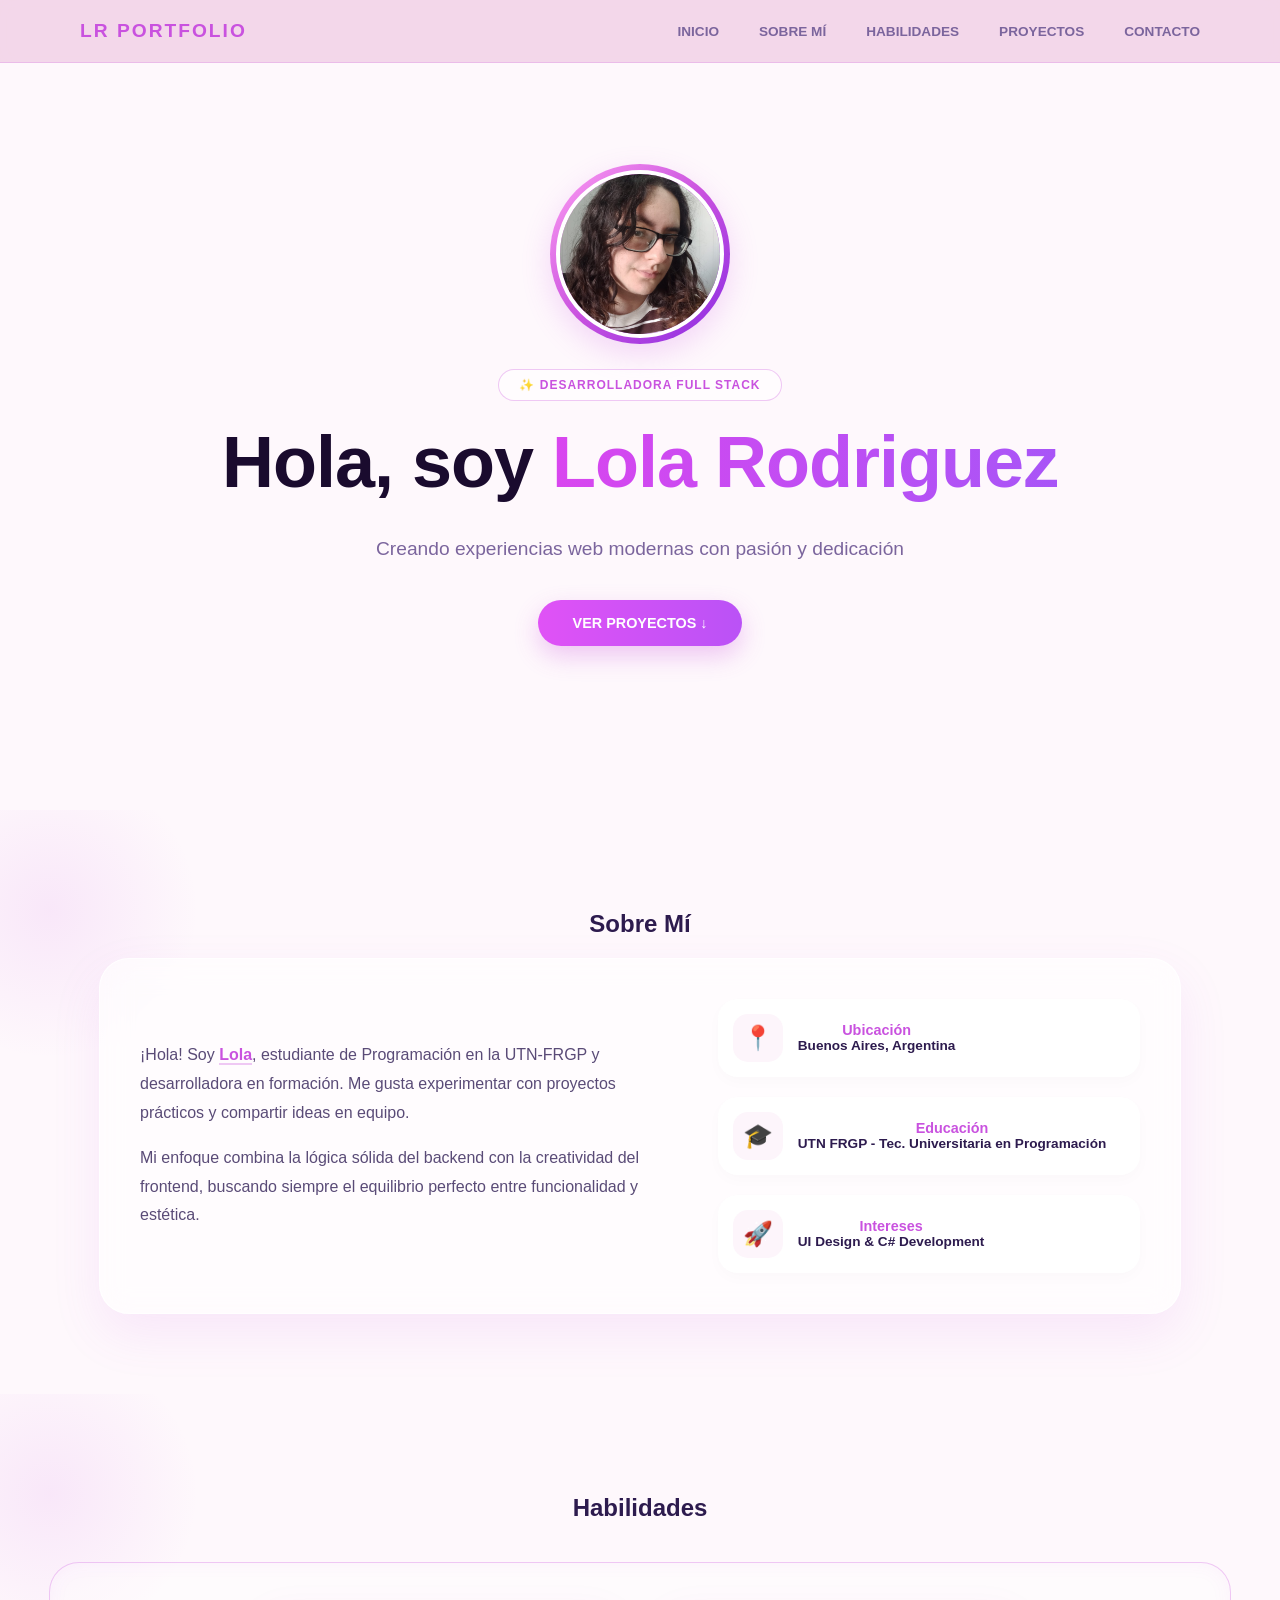
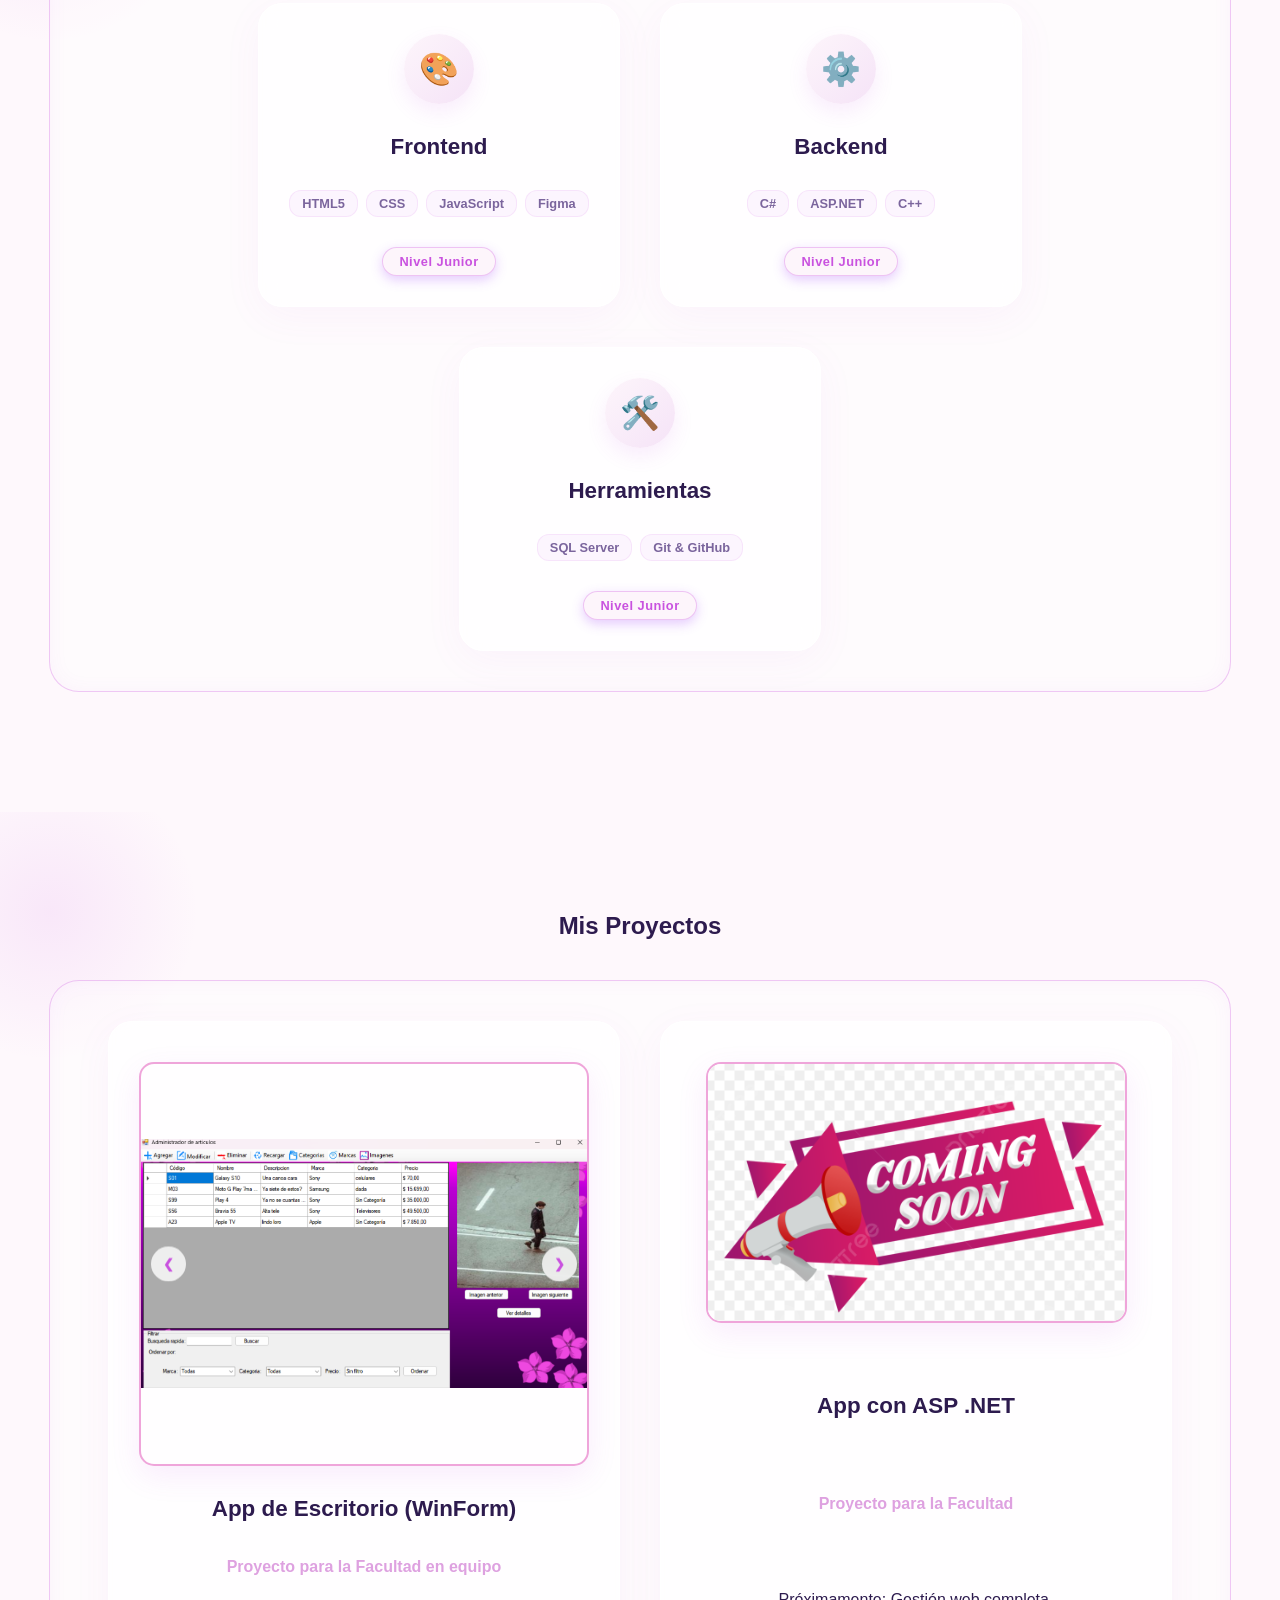
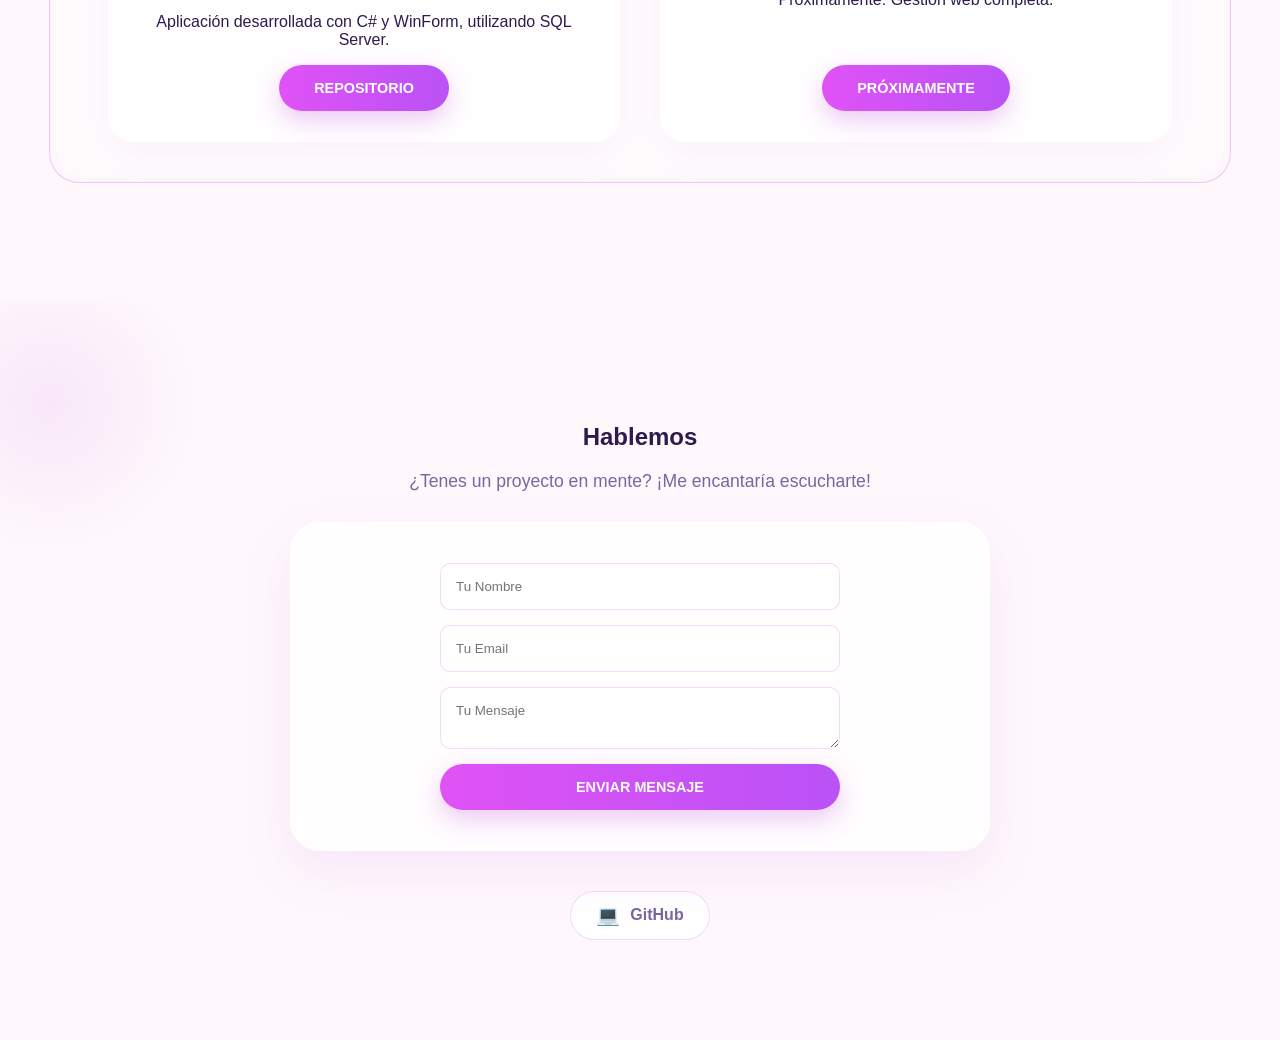
<file: index.html>
<!DOCTYPE html>
<html lang="es">
<head>
    <meta charset="UTF-8">
    <title>Portfolio | Lola Rodriguez</title>
    <link rel="stylesheet" href="style.css">
    <link rel="stylesheet" href="img.css">
    <script src="script.js"></script>
</head>
<body>
    <header>
        <div class="logo">LR PORTFOLIO</div>
        <nav>
            <ul>
                <li><a href="#inicio">INICIO</a></li>
                <li><a href="#sobre-mi">SOBRE MÍ</a></li>
                <li><a href="#habilidades">HABILIDADES</a></li>
                <li><a href="#proyectos">PROYECTOS</a></li>
                <li><a href="#contacto">CONTACTO</a></li>
            </ul>
        </nav>
    </header>

    <section id="inicio" class="hero">
        <div class="perfil-wrapper">
            <img src="./img/imgPortfolio.jpeg" alt="Lola" class="foto-perfil">
        </div>
        <div class="badge-rol">✨ DESARROLLADORA FULL STACK</div>
        
        <h1>Hola, soy <span class="texto-degradado">Lola Rodriguez</span></h1>
        <p class="subtitulo">Creando experiencias web modernas con pasión y dedicación</p>
        
        <a href="#proyectos" class="btn-principal">VER PROYECTOS ↓</a>
    
    </section>

    <section id="sobre-mi" class="seccion-clara">
    <h2>Sobre Mí</h2>
    <div class="contenido-sobremi-container">
        <div class="sobremi-texto">
            <p>¡Hola! Soy <span class="resaltado">Lola</span>, estudiante de Programación en la UTN-FRGP y desarrolladora en formación. Me gusta experimentar con proyectos prácticos y
    compartir ideas en equipo.</p>
            <p>Mi enfoque combina la lógica sólida del backend con la creatividad del frontend, buscando siempre el equilibrio perfecto entre funcionalidad y estética.</p>
        </div>

        <div class="sobremi-info-extra">
            <div class="dato-item">
                <span class="icono">📍</span>
                <div>
                    <strong>Ubicación</strong>
                    <p>Buenos Aires, Argentina</p>
                </div>
            </div>
            <div class="dato-item">
                <span class="icono" >🎓</span>
                <div>
                    <strong>Educación</strong>
                    <p>UTN FRGP - Tec. Universitaria en Programación</p>
                </div>
            </div>
            <div class="dato-item">
                <span class="icono">🚀</span>
                <div>
                    <strong>Intereses</strong>
                    <p>UI Design & C# Development</p>
                </div>
            </div>
        </div>
    </div>
</section>

 <section id="habilidades" class="seccion-clara">
    <h2>Habilidades</h2>
    <div class="contenedor-habilidades">
        
        <div class="skill-card">
            <div class="skill-icon-circle">🎨</div>
            <h3>Frontend</h3>
            <div class="skill-tags-container">
                <span class="tag">HTML5</span>
                <span class="tag">CSS</span>
                <span class="tag">JavaScript</span>
                <span class="tag">Figma</span>
            </div>
            <div class="nivel-badge">Nivel Junior</div>
        </div>

        <div class="skill-card">
            <div class="skill-icon-circle">⚙️</div>
            <h3>Backend</h3>
            <div class="skill-tags-container">
                <span class="tag">C#</span>
                <span class="tag">ASP.NET</span>
                <span class="tag">C++</span>
            </div>
            <div class="nivel-badge">Nivel Junior</div>
        </div>

        <div class="skill-card">
            <div class="skill-icon-circle">🛠️</div>
            <h3>Herramientas</h3>
            <div class="skill-tags-container">
                <span class="tag">SQL Server</span>
                <span class="tag">Git & GitHub</span>
            </div>
            <div class="nivel-badge">Nivel Junior</div>
        </div>

    </div>
</section>

    <section id="proyectos" class="seccion-clara">
    <h2>Mis Proyectos</h2>
    <div class="contenedor-proyectos">
        
        <div class="skill-card">
            <div class="carrusel-contenedor">
                <button class="carrusel-btn prev" onclick="moverCarrusel(-1, 'carrusel-winform')">&#10094;</button>
                
                <div class="carrusel-slide" id="carrusel-winform">
                    <img src="./img/winform1.png" alt="Pantalla de Inicio Winform" class="proyecto-img">
                    <img src="./img/winform2.png" alt="Gestión de Artículos" class="proyecto-img">
                    <img src="./img/winform3.png" alt="Categoria" class="proyecto-img">
                    <img src="./img/winform4.png" alt="Marca" class="proyecto-img">
                    <img src="./img/winform5.png" alt="Imagen" class="proyecto-img">
                    <img src="./img/winform6.png" alt="Modificar" class="proyecto-img">
                </div>

                <button class="carrusel-btn next" onclick="moverCarrusel(1, 'carrusel-winform')">&#10095;</button>
            </div>
            
            <h3>App de Escritorio (WinForm)</h3>
            <h4 style="color: rgb(222, 161, 224);">Proyecto para la Facultad en equipo</h4>
            <p>Aplicación desarrollada con C# y WinForm, utilizando SQL Server.</p>
            <a href="https://github.com/Hurakant/tp-winform-equipo-12b.git" target="_blank" class="btn-principal" target="_blank">REPOSITORIO</a>
        </div>

        <div class="skill-card">
            <div class="carrusel-contenedor">
                <div class="carrusel-slide" id="carrusel-asp">
                    <img src="./img/comingsoon.png" alt="coming soon" class="proyecto-img">
                </div>
            </div>
            
            <h3>App con ASP .NET</h3>
            <h4 style="color: rgb(222, 161, 224);">Proyecto para la Facultad</h4>
            <p>Próximamente: Gestión web completa.</p>
            <a href="#" class="btn-principal">PRÓXIMAMENTE</a>
        </div>

    </div>
</section>

 <section id="contacto" class="seccion-clara">
    <div class="contacto-wrapper">
        <h2>Hablemos</h2>
        <p class="contacto-subtitulo">¿Tenes un proyecto en mente? ¡Me encantaría escucharte!</p>
        
        <div class="contacto-card">

        <form action="https://formspree.io/f/xojrdezg" method="POST">
            <input type="text" name="name" placeholder="Tu Nombre" required>
            <input type="email" name="email" placeholder="Tu Email" required>
            <textarea name="message" placeholder="Tu Mensaje" required></textarea>
            <button type="submit" class="btn-principal">ENVIAR MENSAJE</button>
        </form>
        </div>

        <div class="redes">
            </a>
            <a href="https://github.com/lolaaaR?tab=repositories" target="_blank" class="red-link">
                <span class="red-icon">💻</span> GitHub
            </a>
        </div>
    </div>
</section>


</body>
</html>
</file>
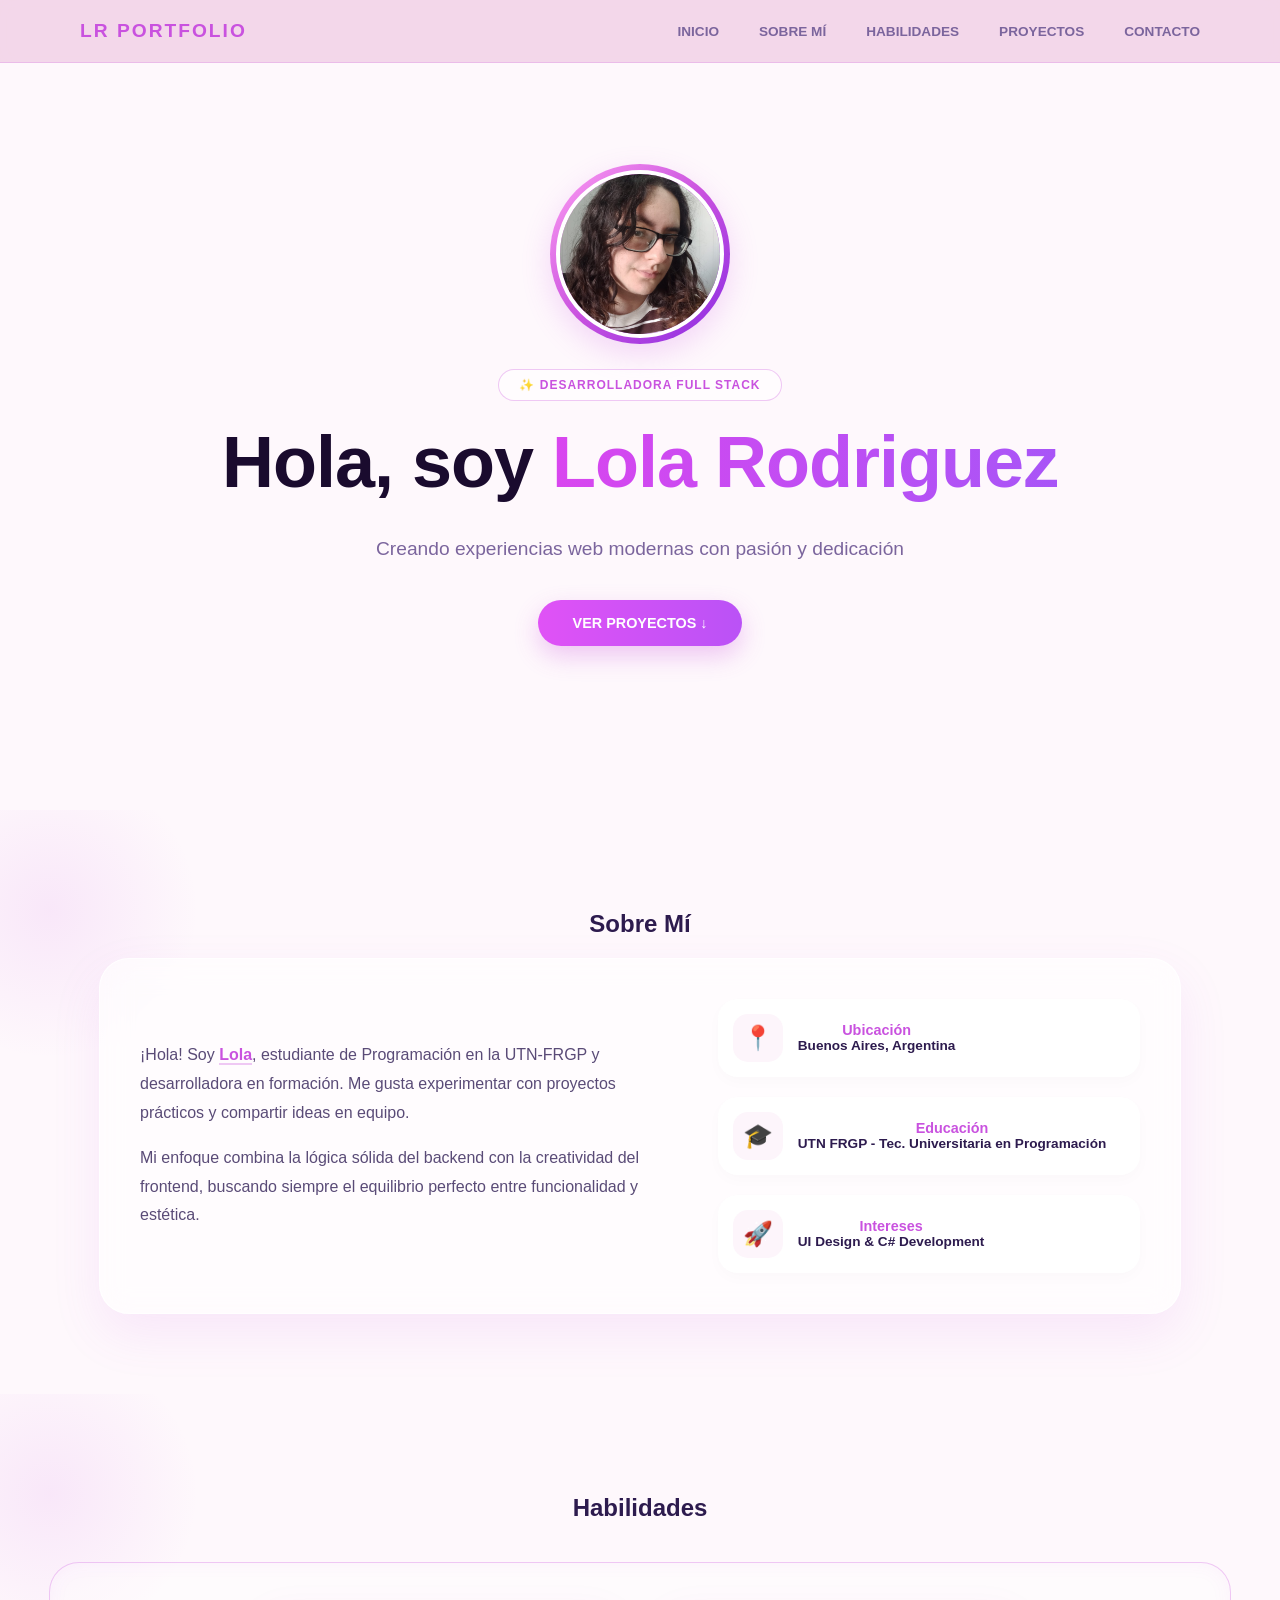
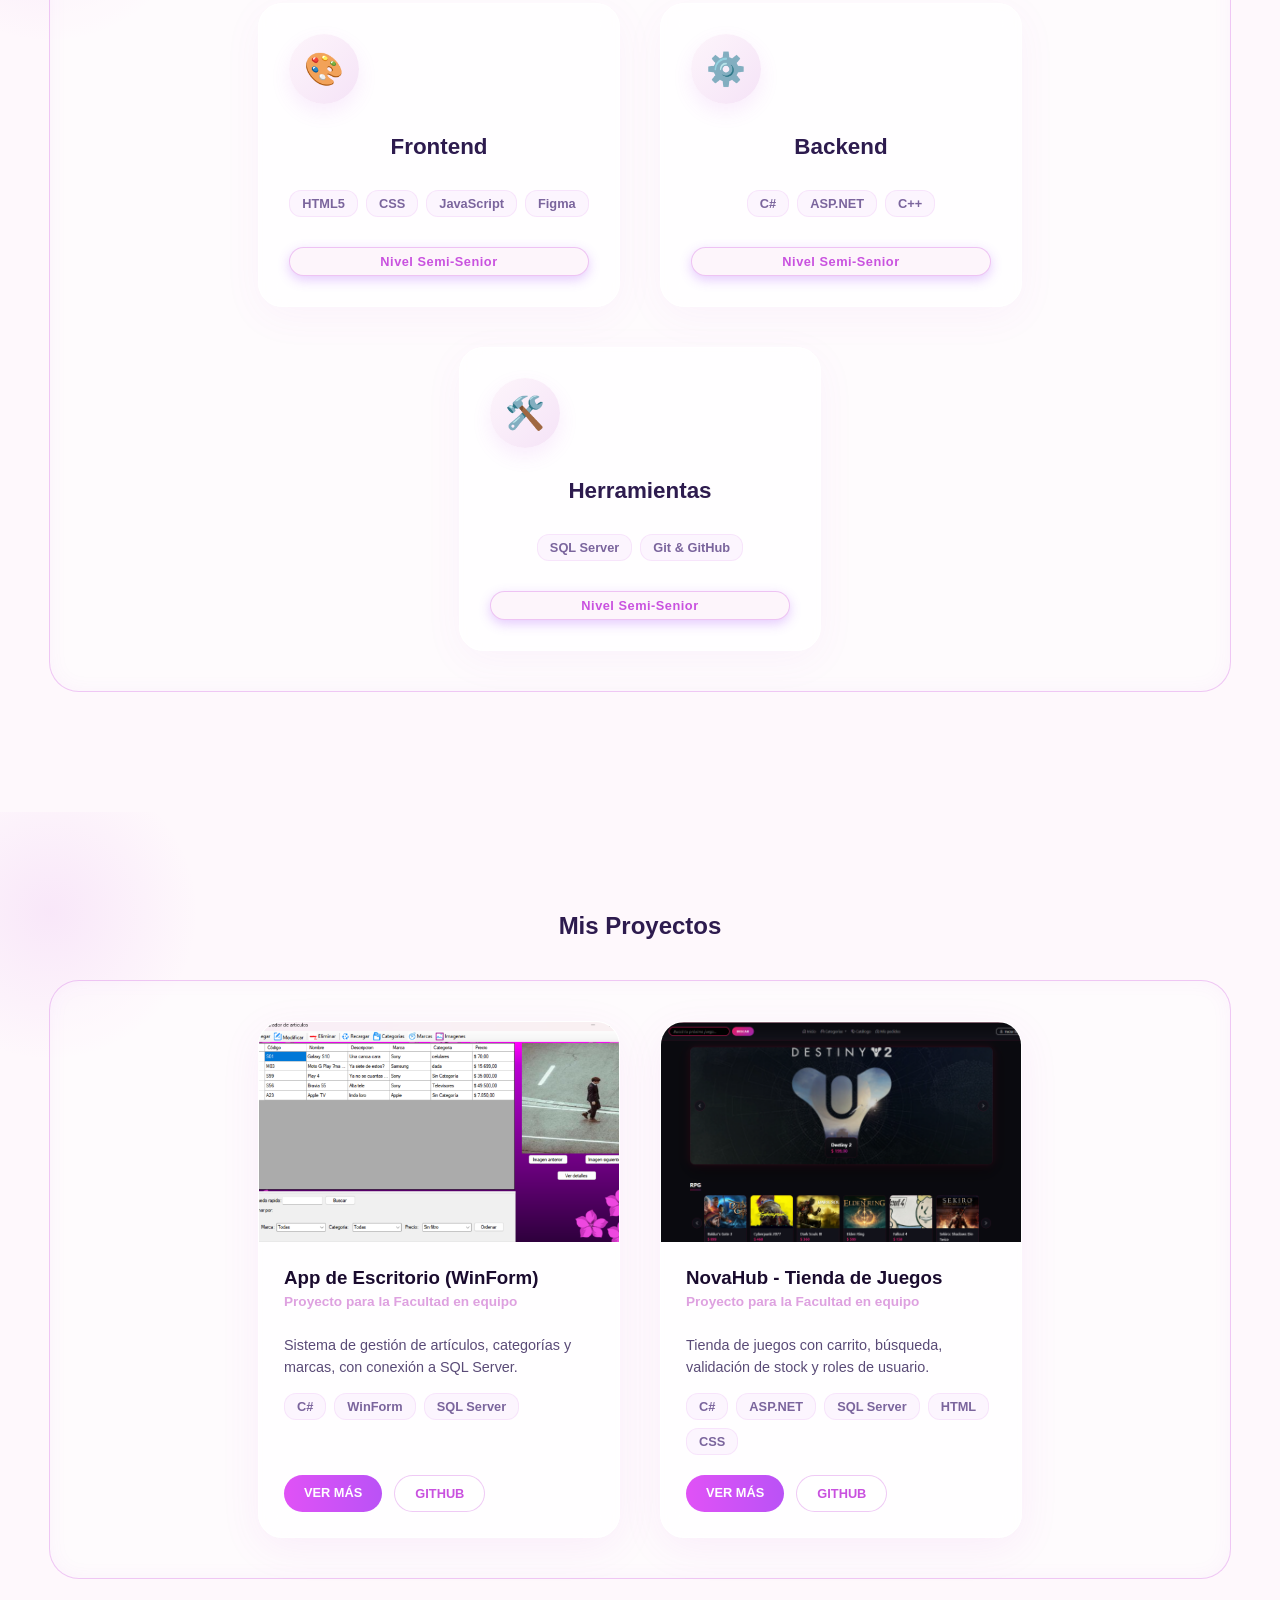
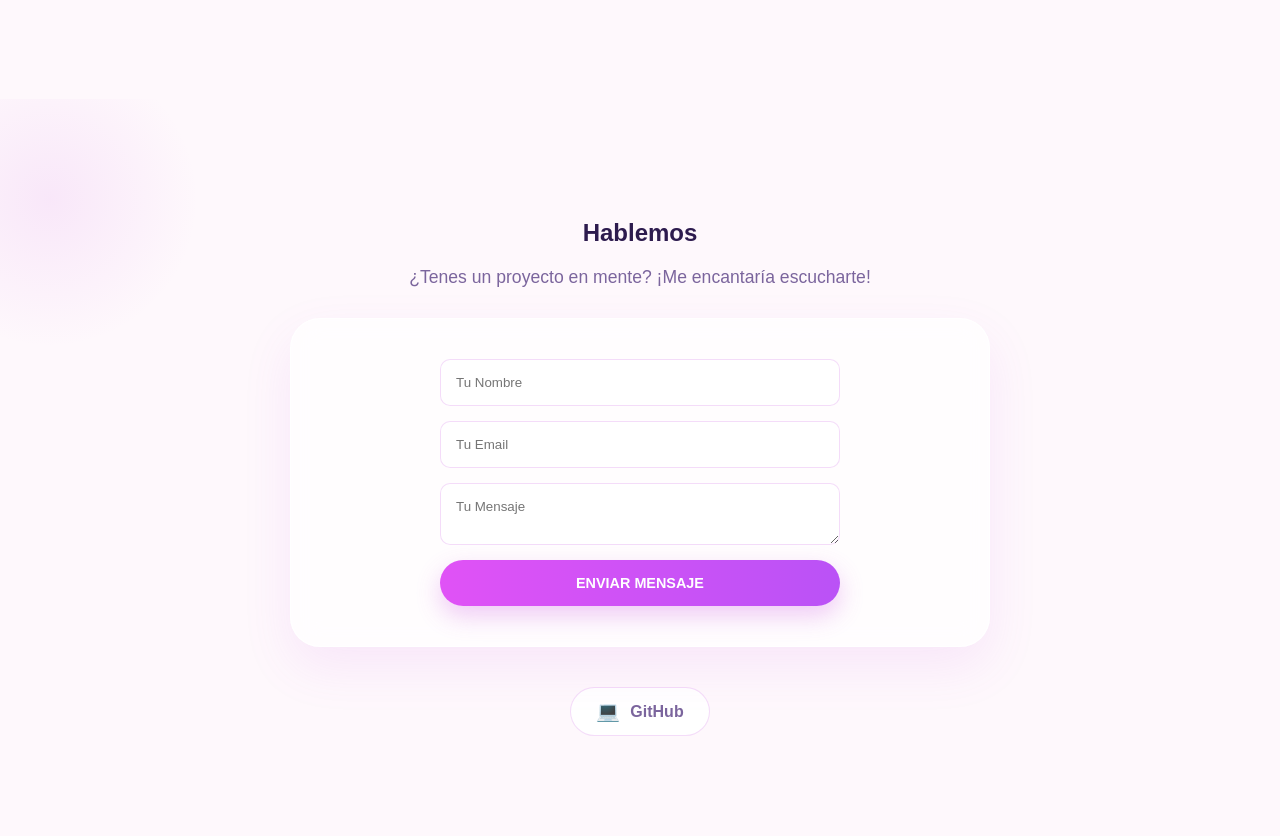
<file: Portfolio Lola/index.html>
<!DOCTYPE html>
<html lang="es">
<head>
    <meta charset="UTF-8">
    <title>Portfolio | Lola Rodriguez</title>
    <link rel="stylesheet" href="style.css">
    <link rel="stylesheet" href="img.css">
    <script src="script.js"></script>
</head>
<body>
    <header>
        <div class="logo">LR PORTFOLIO</div>
        <nav>
            <ul>
                <li><a href="#inicio">INICIO</a></li>
                <li><a href="#sobre-mi">SOBRE MÍ</a></li>
                <li><a href="#habilidades">HABILIDADES</a></li>
                <li><a href="#proyectos">PROYECTOS</a></li>
                <li><a href="#contacto">CONTACTO</a></li>
            </ul>
        </nav>
    </header>

    <section id="inicio" class="hero">
        <div class="perfil-wrapper">
            <img src="./img/imgPortfolio.jpeg" alt="Lola" class="foto-perfil">
        </div>
        <div class="badge-rol">✨ DESARROLLADORA FULL STACK</div>

        <h1>Hola, soy <span class="texto-degradado">Lola Rodriguez</span></h1>
        <p class="subtitulo">Creando experiencias web modernas con pasión y dedicación</p>

        <a href="#proyectos" class="btn-principal">VER PROYECTOS ↓</a>

    </section>

    <section id="sobre-mi" class="seccion-clara">
    <h2>Sobre Mí</h2>
    <div class="contenido-sobremi-container">
        <div class="sobremi-texto">
            <p>¡Hola! Soy <span class="resaltado">Lola</span>, estudiante de Programación en la UTN-FRGP y desarrolladora en formación. Me gusta experimentar con proyectos prácticos y
    compartir ideas en equipo.</p>
            <p>Mi enfoque combina la lógica sólida del backend con la creatividad del frontend, buscando siempre el equilibrio perfecto entre funcionalidad y estética.</p>
        </div>

        <div class="sobremi-info-extra">
            <div class="dato-item">
                <span class="icono">📍</span>
                <div>
                    <strong>Ubicación</strong>
                    <p>Buenos Aires, Argentina</p>
                </div>
            </div>
            <div class="dato-item">
                <span class="icono" >🎓</span>
                <div>
                    <strong>Educación</strong>
                    <p>UTN FRGP - Tec. Universitaria en Programación</p>
                </div>
            </div>
            <div class="dato-item">
                <span class="icono">🚀</span>
                <div>
                    <strong>Intereses</strong>
                    <p>UI Design & C# Development</p>
                </div>
            </div>
        </div>
    </div>
</section>

 <section id="habilidades" class="seccion-clara">
    <h2>Habilidades</h2>
    <div class="contenedor-habilidades">

        <div class="skill-card">
            <div class="skill-icon-circle">🎨</div>
            <h3>Frontend</h3>
            <div class="skill-tags-container">
                <span class="tag">HTML5</span>
                <span class="tag">CSS</span>
                <span class="tag">JavaScript</span>
                <span class="tag">Figma</span>
            </div>
            <div class="nivel-badge">Nivel Semi-Senior</div>
        </div>

        <div class="skill-card">
            <div class="skill-icon-circle">⚙️</div>
            <h3>Backend</h3>
            <div class="skill-tags-container">
                <span class="tag">C#</span>
                <span class="tag">ASP.NET</span>
                <span class="tag">C++</span>
            </div>
            <div class="nivel-badge">Nivel Semi-Senior</div>
        </div>

        <div class="skill-card">
            <div class="skill-icon-circle">🛠️</div>
            <h3>Herramientas</h3>
            <div class="skill-tags-container">
                <span class="tag">SQL Server</span>
                <span class="tag">Git & GitHub</span>
            </div>
            <div class="nivel-badge">Nivel Semi-Senior</div>
        </div>

    </div>
</section>

    <section id="proyectos" class="seccion-clara">
    <h2>Mis Proyectos</h2>
    <div class="contenedor-proyectos">

        <div class="proyecto-card">
            <div class="proyecto-imagen-wrapper">
                <img src="./img/winform1.png" alt="App de Escritorio Winform" class="proyecto-cover">
                <div class="proyecto-overlay">
                    <a href="proyecto-winform.html" class="btn-ver-detalle">VER DETALLE →</a>
                </div>
            </div>
            <div class="proyecto-info">
                <h3>App de Escritorio (WinForm)</h3>
                <h4 class="proyecto-equipo">Proyecto para la Facultad en equipo</h4>
                <p class="proyecto-desc">Sistema de gestión de artículos, categorías y marcas, con conexión a SQL Server.</p>
                <div class="proyecto-tags">
                    <span class="tag">C#</span>
                    <span class="tag">WinForm</span>
                    <span class="tag">SQL Server</span>
                </div>
                <div class="proyecto-botones">
                    <a href="proyecto-winform.html" class="btn-principal btn-small">VER MÁS</a>
                    <a href="https://github.com/Hurakant/tp-winform-equipo-12b.git" target="_blank" class="btn-secundario">GITHUB</a>
                </div>
            </div>
        </div>

        <div class="proyecto-card">
            <div class="proyecto-imagen-wrapper">
                <img src="./img/novahub1.png" alt="NovaHub - Tienda de Juegos" class="proyecto-cover">
                <div class="proyecto-overlay">
                    <a href="tp-novahub.html" class="btn-ver-detalle">VER DETALLE →</a>
                </div>
            </div>
            <div class="proyecto-info">
                <h3>NovaHub - Tienda de Juegos</h3>
                <h4 class="proyecto-equipo">Proyecto para la Facultad en equipo</h4>
                <p class="proyecto-desc">Tienda de juegos con carrito, búsqueda, validación de stock y roles de usuario.</p>
                <div class="proyecto-tags">
                    <span class="tag">C#</span>
                    <span class="tag">ASP.NET</span>
                    <span class="tag">SQL Server</span>
                    <span class="tag">HTML</span>
                    <span class="tag">CSS</span>
                </div>
                <div class="proyecto-botones">
                    <a href="tp-novahub.html" class="btn-principal btn-small">VER MÁS</a>
                    <a href="https://github.com/Hurakant/TPC-TiendaDeJuegos-Grupo-12b" target="_blank" class="btn-secundario">GITHUB</a>
                </div>
            </div>
        </div>

    </div>
</section>

 <section id="contacto" class="seccion-clara">
    <div class="contacto-wrapper">
        <h2>Hablemos</h2>
        <p class="contacto-subtitulo">¿Tenes un proyecto en mente? ¡Me encantaría escucharte!</p>

        <div class="contacto-card">

        <form action="https://formspree.io/f/xojrdezg" method="POST">
            <input type="text" name="name" placeholder="Tu Nombre" required>
            <input type="email" name="email" placeholder="Tu Email" required>
            <textarea name="message" placeholder="Tu Mensaje" required></textarea>
            <button type="submit" class="btn-principal">ENVIAR MENSAJE</button>
        </form>
        </div>

        <div class="redes">
            <a href="https://github.com/lolaaaR?tab=repositories" target="_blank" class="red-link">
                <span class="red-icon">💻</span> GitHub
            </a>
        </div>
    </div>
</section>


</body>
</html>
</file>
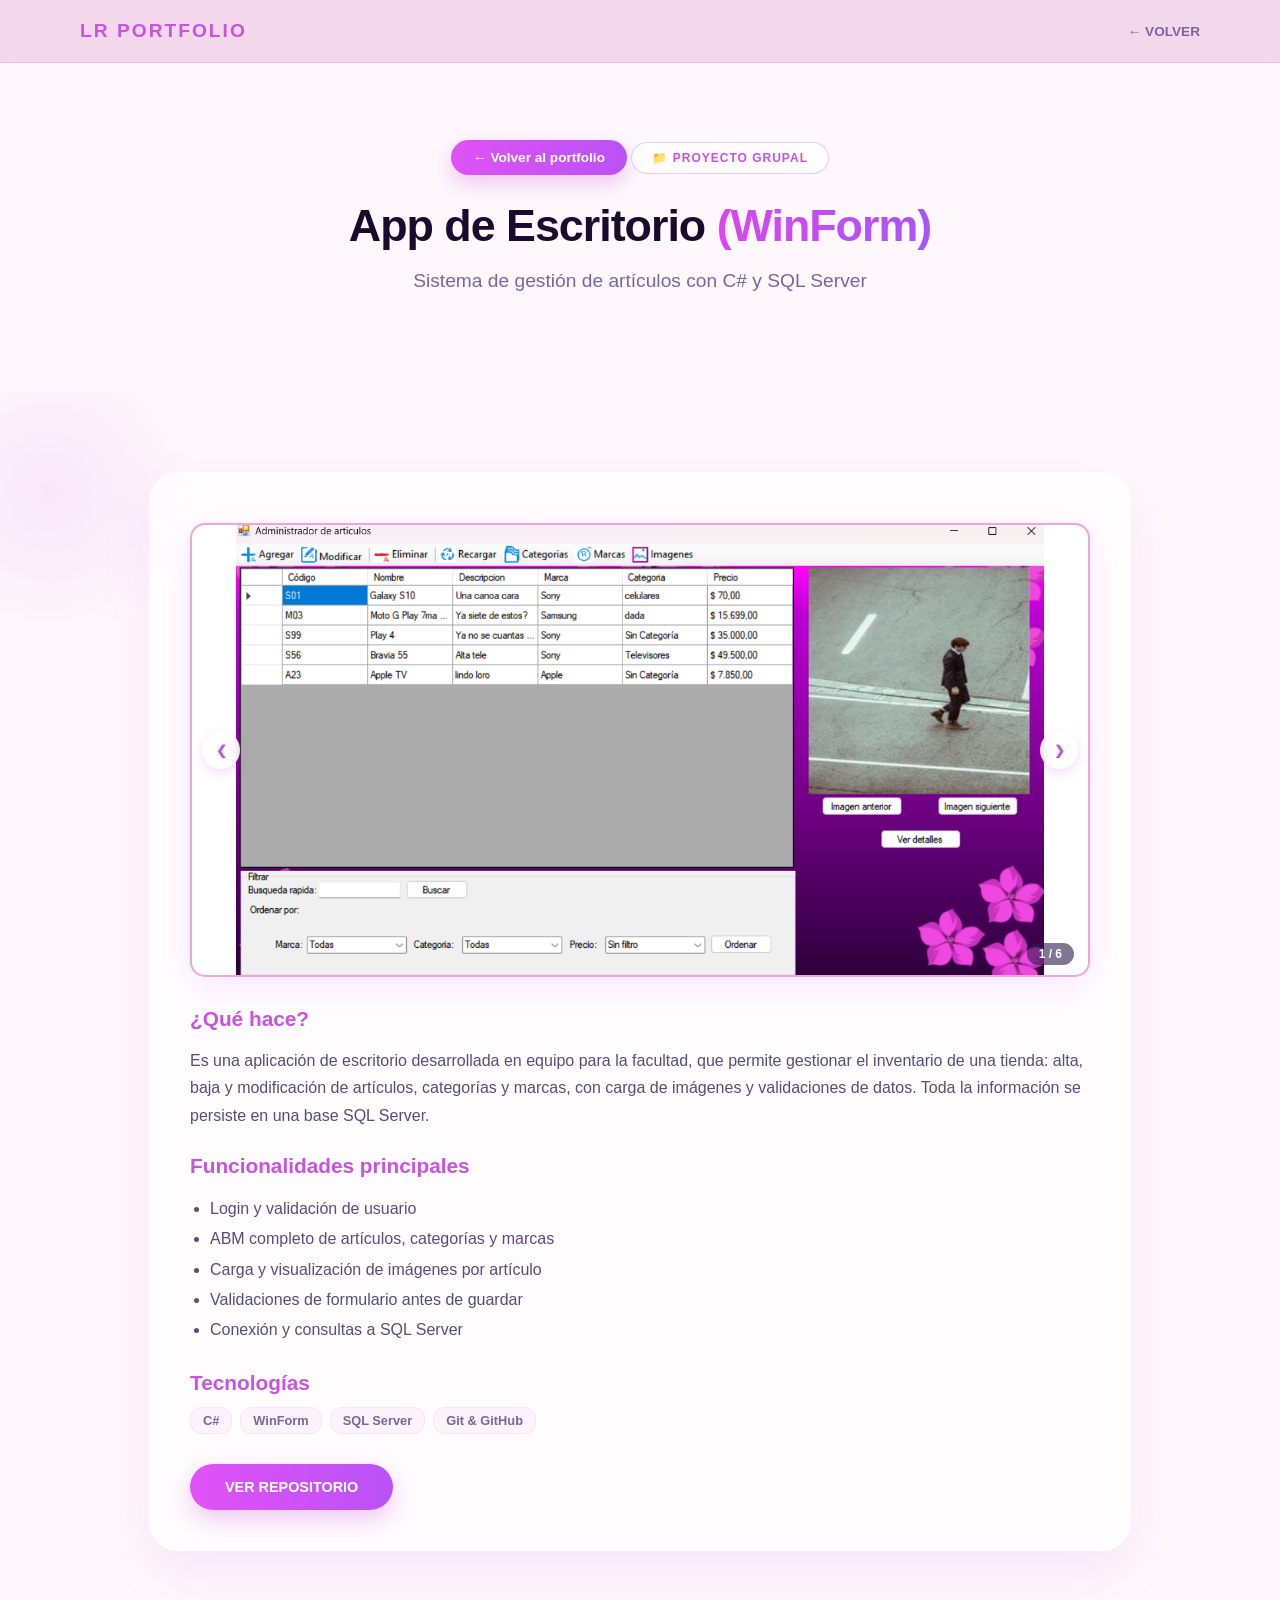
<file: Portfolio Lola/proyecto-winform.html>
<!DOCTYPE html>
<html lang="es">
<head>
    <meta charset="UTF-8">
    <title>App de Escritorio (WinForm) | Lola Rodriguez</title>
    <link rel="stylesheet" href="style.css">
    <link rel="stylesheet" href="img.css">
    <link rel="stylesheet" href="detalle.css">
    <script src="script.js"></script>
</head>
<body>
    <header>
        <div class="logo">LR PORTFOLIO</div>
        <nav>
            <ul>
                <li><a href="index.html">← VOLVER</a></li>
            </ul>
        </nav>
    </header>

    <section class="detalle-hero">
        <a href="index.html" class="btn-volver">← Volver al portfolio</a>
        <div class="badge-rol">📁 PROYECTO GRUPAL</div>
        <h1>App de Escritorio <span class="texto-degradado">(WinForm)</span></h1>
        <p class="subtitulo">Sistema de gestión de artículos con C# y SQL Server</p>
    </section>

    <section class="seccion-clara">
        <div class="detalle-contenedor">

            <div class="carrusel-contenedor detalle-galeria">
                <button class="carrusel-btn prev" onclick="moverCarrusel(-1, 'carrusel-winform')">&#10094;</button>
                <img id="carrusel-winform"
                     class="proyecto-img"
                     src="./img/winform1.png"
                     alt="App WinForm"
                     data-indice="0"
                     data-imagenes='["./img/winform1.png","./img/winform2.png","./img/winform3.png","./img/winform4.png","./img/winform5.png","./img/winform6.png"]'>
                <button class="carrusel-btn next" onclick="moverCarrusel(1, 'carrusel-winform')">&#10095;</button>
                <div class="carrusel-contador" id="carrusel-winform-contador">1 / 6</div>
            </div>

            <div class="detalle-texto">
                <h2>¿Qué hace?</h2>
                <p>Es una aplicación de escritorio desarrollada en equipo para la facultad, que permite gestionar el inventario de una tienda: alta, baja y modificación de artículos, categorías y marcas, con carga de imágenes y validaciones de datos. Toda la información se persiste en una base SQL Server.</p>

                <h2>Funcionalidades principales</h2>
                <ul class="detalle-lista">
                    <li>Login y validación de usuario</li>
                    <li>ABM completo de artículos, categorías y marcas</li>
                    <li>Carga y visualización de imágenes por artículo</li>
                    <li>Validaciones de formulario antes de guardar</li>
                    <li>Conexión y consultas a SQL Server</li>
                </ul>

                <h2>Tecnologías</h2>
                <div class="proyecto-tags">
                    <span class="tag">C#</span>
                    <span class="tag">WinForm</span>
                    <span class="tag">SQL Server</span>
                    <span class="tag">Git & GitHub</span>
                </div>

                <div class="proyecto-botones" style="margin-top: 30px;">
                    <a href="https://github.com/Hurakant/tp-winform-equipo-12b.git" target="_blank" class="btn-principal">VER REPOSITORIO</a>
                </div>
            </div>

        </div>
    </section>

</body>
</html>
</file>
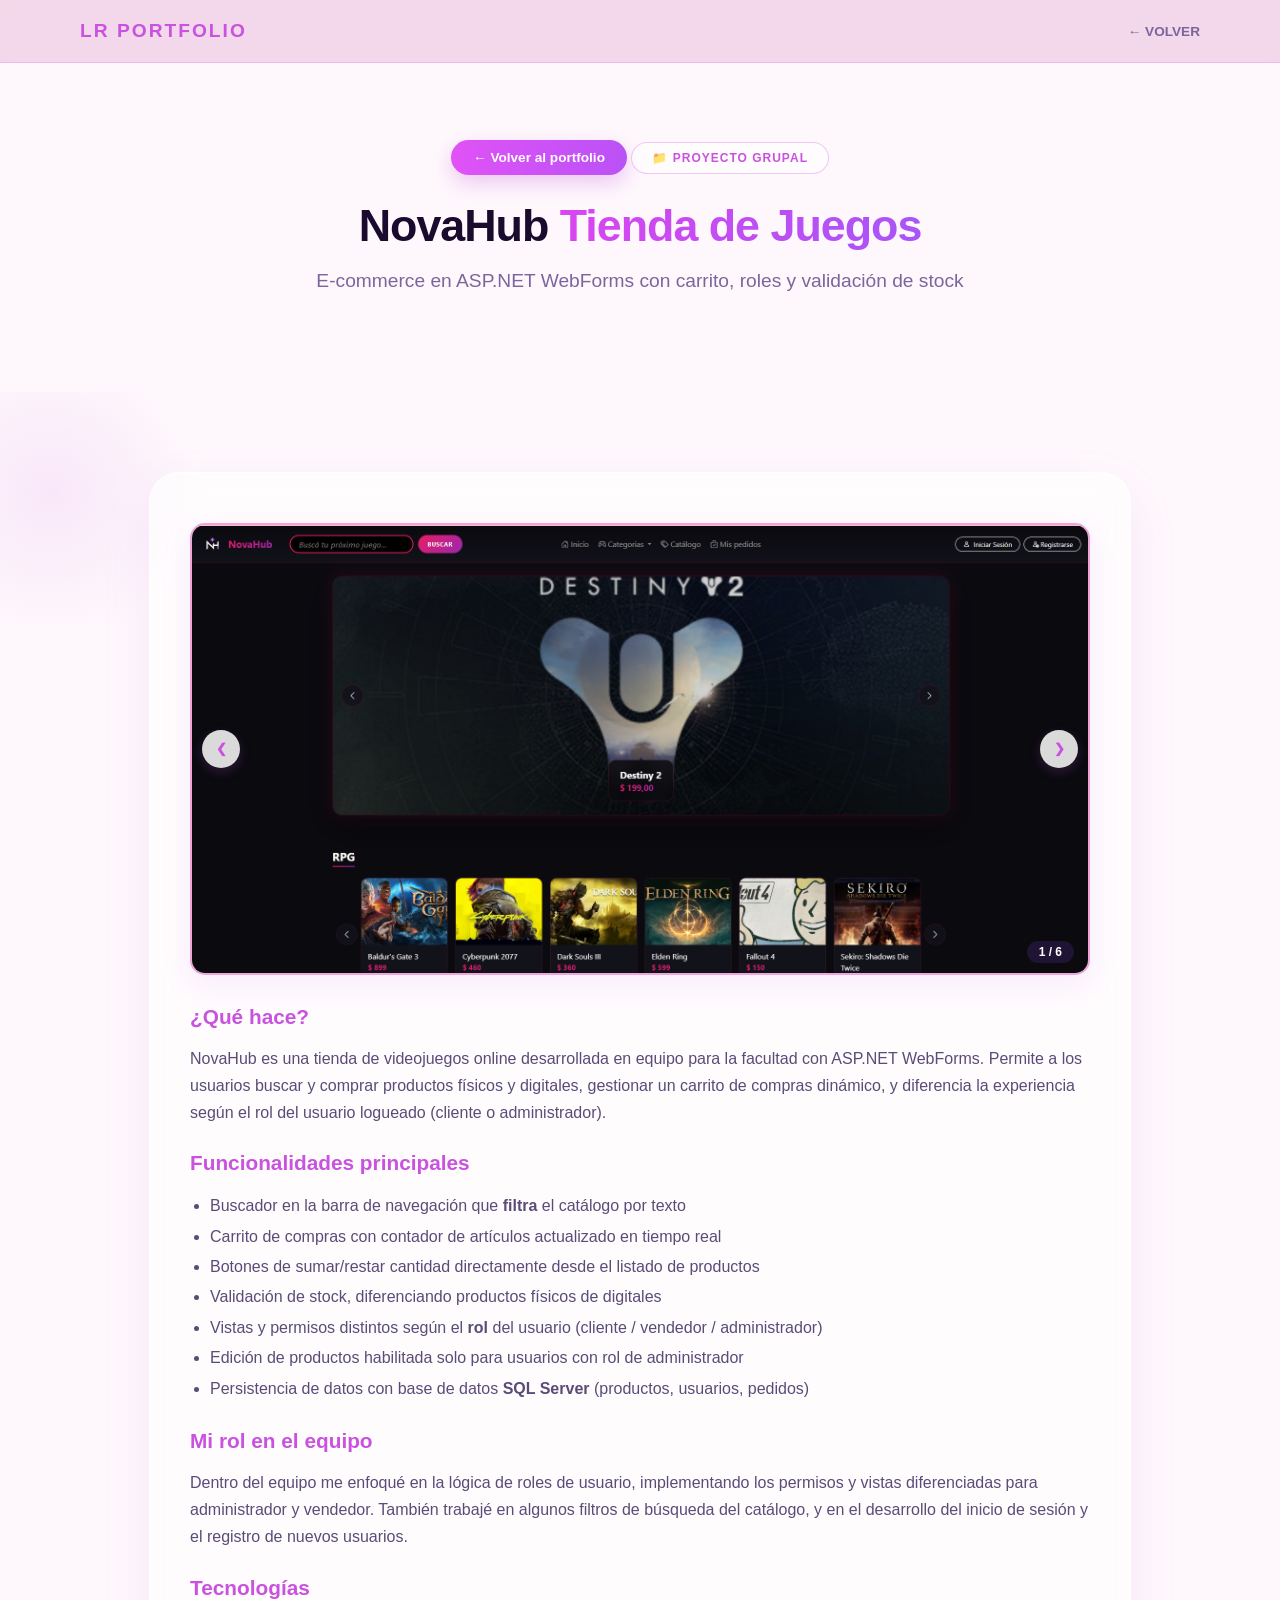
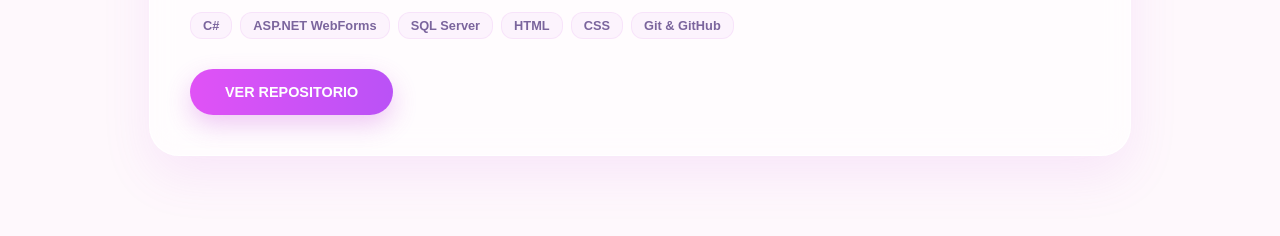
<file: Portfolio Lola/tp-novahub.html>
<!DOCTYPE html>
<html lang="es">
<head>
    <meta charset="UTF-8">
    <title>NovaHub - Tienda de Juegos | Lola Rodriguez</title>
    <link rel="stylesheet" href="style.css">
    <link rel="stylesheet" href="img.css">
    <link rel="stylesheet" href="detalle.css">
    <script src="script.js"></script>
</head>
<body>
    <header>
        <div class="logo">LR PORTFOLIO</div>
        <nav>
            <ul>
                <li><a href="index.html">← VOLVER</a></li>
            </ul>
        </nav>
    </header>

    <section class="detalle-hero">
        <a href="index.html" class="btn-volver">← Volver al portfolio</a>
        <div class="badge-rol">📁 PROYECTO GRUPAL</div>
        <h1>NovaHub <span class="texto-degradado">Tienda de Juegos</span></h1>
        <p class="subtitulo">E-commerce en ASP.NET WebForms con carrito, roles y validación de stock</p>
    </section>

    <section class="seccion-clara">
        <div class="detalle-contenedor">

            <div class="carrusel-contenedor detalle-galeria">
                <button class="carrusel-btn prev" onclick="moverCarrusel(-1, 'carrusel-novahub')">&#10094;</button>
                <img id="carrusel-novahub"
                     class="proyecto-img"
                     src="./img/novahub1.png"
                     alt="NovaHub"
                     data-indice="0"
                     data-imagenes='["./img/novahub1.png","./img/novahub2.png","./img/novahub3.png","./img/novahub4.png","./img/novahub5.png","./img/novahub6.png"]'>
                <button class="carrusel-btn next" onclick="moverCarrusel(1, 'carrusel-novahub')">&#10095;</button>
                <div class="carrusel-contador" id="carrusel-novahub-contador">1 / 6</div>
            </div>

            <div class="detalle-texto">
                <h2>¿Qué hace?</h2>
                <p>NovaHub es una tienda de videojuegos online desarrollada en equipo para la facultad con ASP.NET WebForms. Permite a los usuarios buscar y comprar productos físicos y digitales, gestionar un carrito de compras dinámico, y diferencia la experiencia según el rol del usuario logueado (cliente o administrador).</p>

                <h2>Funcionalidades principales</h2>
                <ul class="detalle-lista">
                    <li>Buscador en la barra de navegación que <strong>filtra</strong> el catálogo por texto</li>
                    <li>Carrito de compras con contador de artículos actualizado en tiempo real</li>
                    <li>Botones de sumar/restar cantidad directamente desde el listado de productos</li>
                    <li>Validación de stock, diferenciando productos físicos de digitales</li>
                    <li>Vistas y permisos distintos según el <strong>rol</strong> del usuario (cliente / vendedor / administrador)</li>
                    <li>Edición de productos habilitada solo para usuarios con rol de administrador</li>
                    <li>Persistencia de datos con base de datos <strong>SQL Server</strong> (productos, usuarios, pedidos)</li>
                </ul>

                <h2>Mi rol en el equipo</h2>
                <p>Dentro del equipo me enfoqué en la lógica de roles de usuario, implementando los permisos y vistas diferenciadas para administrador y vendedor. También trabajé en algunos filtros de búsqueda del catálogo, y en el desarrollo del inicio de sesión y el registro de nuevos usuarios.</p>

                <h2>Tecnologías</h2>
                <div class="proyecto-tags">
                    <span class="tag">C#</span>
                    <span class="tag">ASP.NET WebForms</span>
                    <span class="tag">SQL Server</span>
                    <span class="tag">HTML</span>
                    <span class="tag">CSS</span>
                    <span class="tag">Git & GitHub</span>
                </div>

                <div class="proyecto-botones" style="margin-top: 30px;">
                    <a href="https://github.com/Hurakant/TPC-TiendaDeJuegos-Grupo-12b" target="_blank" class="btn-principal">VER REPOSITORIO</a>
                </div>
            </div>

        </div>
    </section>

</body>
</html>
</file>
<file: style.css>
html {
    scroll-behavior: smooth; 
    scrollbar-color: #c952df #f1cfed;
}

body {
    margin: 0;
    font-family: 'Segoe UI', Tahoma, Geneva, Verdana, sans-serif;
    background: #fef8fc; 
    color: #2d1b4e; 
}

header {
    display: flex;
    justify-content: space-between;
    align-items: center;
    padding: 20px 80px;
    user-select: none;
    -webkit-user-select: none;

    position: fixed;   
    top: 0;            
    left: 0;           
    right: 0;          
    z-index: 1000;

    background: rgba(241, 207, 229, 0.8); 
    backdrop-filter: blur(10px);         
    border-bottom: 1px solid rgba(201, 82, 223, 0.2);
}

.logo {
    color: #c952df;
    font-weight: bold;
    font-size: 1.2rem;
    letter-spacing: 2px;
}

nav ul {
    display: flex;
    gap: 40px;
    list-style: none;
    margin: 0;
    padding: 0;
}

nav a {
    text-decoration: none;
    color: #7b659d;
    font-weight: 700;
    font-size: 0.85rem;
    transition: color 0.3s ease;
}

nav a:hover {
    color: #c952df;
}

.hero {
    min-height: 90vh;
    display: flex;
    flex-direction: column;
    align-items: center;
    justify-content: center;
    text-align: center;
    position: relative;
}

.perfil-wrapper {
    padding: 6px;
    background: linear-gradient(135deg, #ff9ff3, #c952df, #8a2be2);
    border-radius: 50%;
    margin-bottom: 25px;
    box-shadow: 0 10px 30px rgba(201, 82, 223, 0.2);
}

.foto-perfil {
    width: 160px;
    height: 160px;
    border-radius: 50%;
    border: 4px solid #fff;
    object-fit: cover;
    display: block;
}

.badge-rol {
    border: 1px solid rgba(201, 82, 223, 0.3);
    padding: 8px 20px;
    border-radius: 30px;
    color: #c952df;
    font-size: 0.75rem;
    font-weight: 800;
    letter-spacing: 1px;
    margin-bottom: 20px;
    background: rgba(255, 255, 255, 0.5);
}

h1 {
    font-size: 4.5rem;
    margin: 0 0 15px 0;
    color: #1a0b2e;
    letter-spacing: -1px;
}

.texto-degradado {
    background: linear-gradient(90deg, #d946ef, #a855f7);
    background-clip: text;
    -webkit-background-clip: text;
    -webkit-text-fill-color: transparent;
}

.subtitulo {
    color: #7b659d;
    font-size: 1.2rem;
    margin-bottom: 40px;
}

.btn-principal {
    background: linear-gradient(90deg, #e052f6, #ba52f6);
    color: white;
    padding: 15px 35px;
    border-radius: 40px;
    text-decoration: none;
    font-weight: bold;
    font-size: 0.9rem;
    box-shadow: 0 10px 25px rgba(201, 82, 223, 0.3);
    transition: transform 0.3s, box-shadow 0.3s;
    border: none;
    display: inline-block;
}

.btn-principal:hover {
    transform: translateY(-3px);
    box-shadow: 0 15px 30px rgba(201, 82, 223, 0.4);
}

.seccion-clara {
    padding: 80px 20px;
    text-align: center;
}

.contenido-sobremi-container {
    display: flex;
    align-items: center;
    justify-content: center;
    gap: 50px;
    max-width: 1000px;
    margin: 0 auto;
    padding: 40px;
    background: rgba(255, 255, 255, 0.6); 
    backdrop-filter: blur(15px);
    border-radius: 30px;
    border: 1px solid rgba(255, 255, 255, 0.8);
    box-shadow: 0 20px 50px rgba(201, 82, 223, 0.1);
    position: relative; 
}

.sobremi-texto {
    flex: 1;
    text-align: left; 
    color: #5a4b77;
    line-height: 1.8;
}

.resaltado {
    color: #c952df;
    font-weight: 800;
    border-bottom: 2px solid rgba(201, 82, 223, 0.3);
}

.sobremi-info-extra {
    flex: 0.8;
    display: flex;
    flex-direction: column;
    gap: 20px;
}

.dato-item {
    display: flex;
    align-items: center;
    gap: 15px;
    background: white;
    padding: 15px;
    border-radius: 20px;
    box-shadow: 0 5px 15px rgba(0,0,0,0.02);
    transition: transform 0.3s ease;
}

.dato-item:hover {
    transform: translateX(10px); 
}

.dato-item .icono {
    font-size: 1.5rem;
    background: #fdf5fb;
    padding: 10px;
    border-radius: 15px;
}

.dato-item strong {
    display: block;
    justify-content: center;
    font-size: 0.9rem;
    color: #c952df;
}

.dato-item p {
    margin: 0;
    font-size: 0.85rem;
    font-weight: bold;
}

.seccion-clara {
    position: relative;
    overflow: hidden;
}

.seccion-clara::before {
    content: '';
    position: absolute;
    width: 300px;
    height: 300px;
    background: radial-gradient(circle, rgba(201, 82, 223, 0.1) 0%, transparent 70%);
    top: -50px;
    left: -100px;
    z-index: -1;
}

form {
    display: flex;
    flex-direction: column;
    gap: 15px;
    max-width: 400px;
    margin: 0 auto;
}

input, textarea {
    padding: 15px;
    border-radius: 10px;
    border: 1px solid rgba(201, 82, 223, 0.2);
    font-family: inherit;
}

.skill-card {
    background: rgba(255, 255, 255, 0.7);
    backdrop-filter: blur(15px);
    border-radius: 28px;
    padding: 35px 25px;
    width: 280px;
    border: 1px solid rgba(255, 255, 255, 0.8);
    box-shadow: 0 15px 35px rgba(201, 82, 223, 0.08);
    text-align: center;
    transition: all 0.4s cubic-bezier(0.175, 0.885, 0.32, 1.275);
    display: flex;
    flex-direction: column;
    align-items: center;
}

.skill-card:hover {
    transform: translateY(-12px);
    box-shadow: 0 20px 45px rgba(201, 82, 223, 0.15);
    background: white; 
}

/* El icono circular */
.skill-icon-circle {
    width: 70px;
    height: 70px;
    background: linear-gradient(135deg, #fdf5fb, #f5e3f7);
    border-radius: 50%;
    display: flex;
    align-items: center;
    justify-content: center;
    font-size: 2rem;
    margin-bottom: 20px;
    box-shadow: 0 8px 20px rgba(201, 82, 223, 0.1);
}

.skill-card h3 {
    margin: 10px 0;
    color: #1a0b2e;
    font-size: 1.4rem;
}

/* tags */
.skill-tags-container {
    display: flex;
    flex-wrap: wrap;
    justify-content: center;
    gap: 8px;
    margin: 15px 0;
}

.tag {
    background: rgba(201, 82, 223, 0.05);
    color: #7b659d;
    padding: 5px 12px;
    border-radius: 12px;
    font-size: 0.8rem;
    font-weight: 600;
    border: 1px solid rgba(201, 82, 223, 0.1);
}

/* nivel */
.nivel-badge {
    margin-top: auto; 
    background: linear-gradient(90deg, #d946ef, #a855f7);
    color: white;
    padding: 6px 20px;
    border-radius: 20px;
    font-size: 0.75rem;
    font-weight: bold;
    letter-spacing: 0.5px;
    box-shadow: 0 4px 12px rgba(168, 85, 247, 0.3);
}

/* contacto */
.contacto-wrapper {
    max-width: 700px;
    margin: 0 auto;
    padding: 20px;
}

.contacto-subtitulo {
    color: #7b659d;
    margin-bottom: 30px;
    font-size: 1.1rem;
}

.contacto-card {
    background: rgba(255, 255, 255, 0.7);
    backdrop-filter: blur(15px);
    border-radius: 30px;
    padding: 40px;
    border: 1px solid rgba(255, 255, 255, 0.8);
    box-shadow: 0 20px 50px rgba(201, 82, 223, 0.1);
    margin-bottom: 40px;
}

#form-contacto {
    display: flex;
    flex-direction: column;
    gap: 20px;
}

.input-group input, 
.input-group textarea {
    width: 100%;
    padding: 15px 20px;
    border-radius: 15px;
    border: 1.5px solid rgba(201, 82, 223, 0.1);
    background: rgba(255, 255, 255, 0.5);
    font-family: inherit;
    font-size: 1rem;
    color: #2d1b4e;
    transition: all 0.3s ease;
    box-sizing: border-box; 
}

.input-group input:focus, 
.input-group textarea:focus {
    outline: none;
    background: white;
    border-color: #c952df;
    box-shadow: 0 0 15px rgba(201, 82, 223, 0.2);
    transform: translateY(-2px);
}

.redes {
    display: flex;
    justify-content: center;
    gap: 20px;
}

.red-link {
    text-decoration: none;
    color: #7b659d;
    font-weight: bold;
    padding: 12px 25px;
    border-radius: 50px;
    background: white;
    border: 1px solid rgba(201, 82, 223, 0.2);
    transition: all 0.3s ease;
    display: flex;
    align-items: center;
    gap: 10px;
}

.red-link:hover {
    color: white;
    background: #c952df;
    transform: scale(1.05);
    box-shadow: 0 10px 20px rgba(201, 82, 223, 0.2);
}

.red-icon {
    font-size: 1.2rem;
}
</file>
<file: img.css>
.contenedor-habilidades, .contenedor-proyectos {
    display: flex;
    flex-wrap: wrap;
    gap: 40px;
    justify-content: center;
    align-items: stretch;
    margin: 40px auto; 
    max-width: 1100px; 
    width: 90%;
    padding: 40px; 
    border: 1.5px solid rgba(201, 82, 223, 0.3); 
    border-radius: 30px; 
    background: rgba(255, 255, 255, 0.4);
    box-shadow: inset 0 0 20px rgba(201, 82, 223, 0.05);
}

/* Tarjeta General (Glassmorphism) */
.skill-card {
    background: rgba(255, 255, 255, 0.7); 
    backdrop-filter: blur(15px);
    border-radius: 24px;
    padding: 30px;
    width: 300px; /* Tamaño ideal para habilidades */
    border: 1px solid rgba(255, 255, 255, 1);
    box-shadow: 0 10px 40px rgba(201, 82, 223, 0.05);
    text-align: center;
    transition: transform 0.3s ease, box-shadow 0.3s ease;
    display: flex;
    flex-direction: column;
    justify-content: space-between;
}

/* Ajuste más ancho solo para las tarjetas de Proyectos */
#proyectos .skill-card {
    width: 450px; 
}

.skill-card:hover {
    transform: translateY(-8px); 
    box-shadow: 0 15px 40px rgba(148, 55, 164, 0.15);
}

/* Estilos de Texto y Badges */
.skill-card h3 {
    color: #2d1b4e;
    margin-bottom: 15px;
}

.nivel-badge {
    background: #fdf5fb;
    color: #c952df;
    padding: 6px 16px;
    border-radius: 20px;
    border: 1px solid rgba(201, 82, 223, 0.3);
    font-size: 0.8rem;
    font-weight: bold;
    margin-top: 15px;
    display: inline-block;
}

/* --- Carrusel --- */
.carrusel-contenedor {
    position: relative;
    max-width: 100%;
    margin: 10px auto 20px auto;
    overflow: hidden;
    border-radius: 15px;
    box-shadow: 0 10px 30px rgba(201, 82, 223, 0.1);
    border: 2px solid rgba(224, 77, 182, 0.5);
}

.carrusel-slide {
    display: flex;
    overflow-x: auto;
    scroll-snap-type: x mandatory; 
    scroll-behavior: smooth;
    scrollbar-width: none; 
}

.carrusel-slide::-webkit-scrollbar {
    display: none; 
}

.proyecto-img {
    flex: 0 0 100%;
    width: 100%;
    height: auto; 
    max-height: 400px; 
    object-fit: contain; 
    scroll-snap-align: center;
}

/* Botones con mejor visibilidad y separación */
.carrusel-btn {
    position: absolute;
    top: 50%;
    transform: translateY(-50%);
    background: rgba(255, 255, 255, 0.8);
    backdrop-filter: blur(5px);
    color: #c952df;
    border: none;
    width: 35px;
    height: 35px;
    border-radius: 50%;
    font-weight: bold;
    cursor: pointer;
    z-index: 10;
    display: flex;
    align-items: center;
    justify-content: center;
}

.prev { left: 10px; }
.next { right: 10px; }
</file>
<file: Portfolio Lola/style.css>
html {
    scroll-behavior: smooth;
    scrollbar-color: #c952df #f1cfed;
}

body {
    margin: 0;
    font-family: 'Segoe UI', Tahoma, Geneva, Verdana, sans-serif;
    background: #fef8fc;
    color: #2d1b4e;
}

header {
    display: flex;
    justify-content: space-between;
    align-items: center;
    padding: 20px 80px;
    user-select: none;
    -webkit-user-select: none;

    position: fixed;
    top: 0;
    left: 0;
    right: 0;
    z-index: 1000;

    background: rgba(241, 207, 229, 0.8);
    backdrop-filter: blur(10px);
    border-bottom: 1px solid rgba(201, 82, 223, 0.2);
}

.logo {
    color: #c952df;
    font-weight: bold;
    font-size: 1.2rem;
    letter-spacing: 2px;
}

nav ul {
    display: flex;
    gap: 40px;
    list-style: none;
    margin: 0;
    padding: 0;
}

nav a {
    text-decoration: none;
    color: #7b659d;
    font-weight: 700;
    font-size: 0.85rem;
    transition: color 0.3s ease;
}

nav a:hover {
    color: #c952df;
}

.hero {
    min-height: 90vh;
    display: flex;
    flex-direction: column;
    align-items: center;
    justify-content: center;
    text-align: center;
    position: relative;
}

.perfil-wrapper {
    padding: 6px;
    background: linear-gradient(135deg, #ff9ff3, #c952df, #8a2be2);
    border-radius: 50%;
    margin-bottom: 25px;
    box-shadow: 0 10px 30px rgba(201, 82, 223, 0.2);
}

.foto-perfil {
    width: 160px;
    height: 160px;
    border-radius: 50%;
    border: 4px solid #fff;
    object-fit: cover;
    display: block;
}

.badge-rol {
    display: inline-block;
    border: 1px solid rgba(201, 82, 223, 0.3);
    padding: 8px 20px;
    border-radius: 30px;
    color: #c952df;
    font-size: 0.75rem;
    font-weight: 800;
    letter-spacing: 1px;
    margin-bottom: 20px;
    background: rgba(255, 255, 255, 0.5);
}

h1 {
    font-size: 4.5rem;
    margin: 0 0 15px 0;
    color: #1a0b2e;
    letter-spacing: -1px;
}

.texto-degradado {
    background: linear-gradient(90deg, #d946ef, #a855f7);
    background-clip: text;
    -webkit-background-clip: text;
    -webkit-text-fill-color: transparent;
}

.subtitulo {
    color: #7b659d;
    font-size: 1.2rem;
    margin-bottom: 40px;
}

.btn-principal {
    background: linear-gradient(90deg, #e052f6, #ba52f6);
    color: white;
    padding: 15px 35px;
    border-radius: 40px;
    text-decoration: none;
    font-weight: bold;
    font-size: 0.9rem;
    box-shadow: 0 10px 25px rgba(201, 82, 223, 0.3);
    transition: transform 0.3s, box-shadow 0.3s;
    border: none;
    display: inline-block;
}

.btn-principal:hover {
    transform: translateY(-3px);
    box-shadow: 0 15px 30px rgba(201, 82, 223, 0.4);
}

.seccion-clara {
    padding: 80px 20px;
    text-align: center;
}

.contenido-sobremi-container {
    display: flex;
    align-items: center;
    justify-content: center;
    gap: 50px;
    max-width: 1000px;
    margin: 0 auto;
    padding: 40px;
    background: rgba(255, 255, 255, 0.6);
    backdrop-filter: blur(15px);
    border-radius: 30px;
    border: 1px solid rgba(255, 255, 255, 0.8);
    box-shadow: 0 20px 50px rgba(201, 82, 223, 0.1);
    position: relative;
}

.sobremi-texto {
    flex: 1;
    text-align: left;
    color: #5a4b77;
    line-height: 1.8;
}

.resaltado {
    color: #c952df;
    font-weight: 800;
    border-bottom: 2px solid rgba(201, 82, 223, 0.3);
}

.sobremi-info-extra {
    flex: 0.8;
    display: flex;
    flex-direction: column;
    gap: 20px;
}

.dato-item {
    display: flex;
    align-items: center;
    gap: 15px;
    background: white;
    padding: 15px;
    border-radius: 20px;
    box-shadow: 0 5px 15px rgba(0,0,0,0.02);
    transition: transform 0.3s ease;
}

.dato-item:hover {
    transform: translateX(10px);
}

.dato-item .icono {
    font-size: 1.5rem;
    background: #fdf5fb;
    padding: 10px;
    border-radius: 15px;
}

.dato-item strong {
    display: block;
    justify-content: center;
    font-size: 0.9rem;
    color: #c952df;
}

.dato-item p {
    margin: 0;
    font-size: 0.85rem;
    font-weight: bold;
}

.seccion-clara {
    position: relative;
    overflow: hidden;
}

.seccion-clara::before {
    content: '';
    position: absolute;
    width: 300px;
    height: 300px;
    background: radial-gradient(circle, rgba(201, 82, 223, 0.1) 0%, transparent 70%);
    top: -50px;
    left: -100px;
    z-index: -1;
}

form {
    display: flex;
    flex-direction: column;
    gap: 15px;
    max-width: 400px;
    margin: 0 auto;
}

input, textarea {
    padding: 15px;
    border-radius: 10px;
    border: 1px solid rgba(201, 82, 223, 0.2);
    font-family: inherit;
}

.skill-icon-circle {
    width: 70px;
    height: 70px;
    background: linear-gradient(135deg, #fdf5fb, #f5e3f7);
    border-radius: 50%;
    display: flex;
    align-items: center;
    justify-content: center;
    font-size: 2rem;
    margin-bottom: 20px;
    box-shadow: 0 8px 20px rgba(201, 82, 223, 0.1);
}

.skill-card h3 {
    margin: 10px 0;
    color: #1a0b2e;
    font-size: 1.4rem;
}

.skill-tags-container {
    display: flex;
    flex-wrap: wrap;
    justify-content: center;
    gap: 8px;
    margin: 15px 0;
}

.tag {
    background: rgba(201, 82, 223, 0.05);
    color: #7b659d;
    padding: 5px 12px;
    border-radius: 12px;
    font-size: 0.8rem;
    font-weight: 600;
    border: 1px solid rgba(201, 82, 223, 0.1);
}

.nivel-badge {
    margin-top: auto;
    background: linear-gradient(90deg, #d946ef, #a855f7);
    color: white;
    padding: 6px 20px;
    border-radius: 20px;
    font-size: 0.75rem;
    font-weight: bold;
    letter-spacing: 0.5px;
    box-shadow: 0 4px 12px rgba(168, 85, 247, 0.3);
}

/* contacto */
.contacto-wrapper {
    max-width: 700px;
    margin: 0 auto;
    padding: 20px;
}

.contacto-subtitulo {
    color: #7b659d;
    margin-bottom: 30px;
    font-size: 1.1rem;
}

.contacto-card {
    background: rgba(255, 255, 255, 0.7);
    backdrop-filter: blur(15px);
    border-radius: 30px;
    padding: 40px;
    border: 1px solid rgba(255, 255, 255, 0.8);
    box-shadow: 0 20px 50px rgba(201, 82, 223, 0.1);
    margin-bottom: 40px;
}

#form-contacto {
    display: flex;
    flex-direction: column;
    gap: 20px;
}

.input-group input,
.input-group textarea {
    width: 100%;
    padding: 15px 20px;
    border-radius: 15px;
    border: 1.5px solid rgba(201, 82, 223, 0.1);
    background: rgba(255, 255, 255, 0.5);
    font-family: inherit;
    font-size: 1rem;
    color: #2d1b4e;
    transition: all 0.3s ease;
    box-sizing: border-box;
}

.input-group input:focus,
.input-group textarea:focus {
    outline: none;
    background: white;
    border-color: #c952df;
    box-shadow: 0 0 15px rgba(201, 82, 223, 0.2);
    transform: translateY(-2px);
}

.redes {
    display: flex;
    justify-content: center;
    gap: 20px;
}

.red-link {
    text-decoration: none;
    color: #7b659d;
    font-weight: bold;
    padding: 12px 25px;
    border-radius: 50px;
    background: white;
    border: 1px solid rgba(201, 82, 223, 0.2);
    transition: all 0.3s ease;
    display: flex;
    align-items: center;
    gap: 10px;
}

.red-link:hover {
    color: white;
    background: #c952df;
    transform: scale(1.05);
    box-shadow: 0 10px 20px rgba(201, 82, 223, 0.2);
}

.red-icon {
    font-size: 1.2rem;
}
</file>
<file: Portfolio Lola/img.css>
.contenedor-habilidades, .contenedor-proyectos {
    display: flex;
    flex-wrap: wrap;
    gap: 40px;
    justify-content: center;
    align-items: stretch;
    margin: 40px auto;
    max-width: 1100px;
    width: 90%;
    padding: 40px;
    border: 1.5px solid rgba(201, 82, 223, 0.3);
    border-radius: 30px;
    background: rgba(255, 255, 255, 0.4);
    box-shadow: inset 0 0 20px rgba(201, 82, 223, 0.05);
}

/* Tarjeta General (Glassmorphism) - Habilidades */
.skill-card {
    background: rgba(255, 255, 255, 0.7);
    backdrop-filter: blur(15px);
    border-radius: 24px;
    padding: 30px;
    width: 300px;
    border: 1px solid rgba(255, 255, 255, 1);
    box-shadow: 0 10px 40px rgba(201, 82, 223, 0.05);
    text-align: center;
    transition: transform 0.3s ease, box-shadow 0.3s ease;
    display: flex;
    flex-direction: column;
    justify-content: space-between;
}

.skill-card:hover {
    transform: translateY(-8px);
    box-shadow: 0 15px 40px rgba(148, 55, 164, 0.15);
}

.skill-card h3 {
    color: #2d1b4e;
    margin-bottom: 15px;
}

.nivel-badge {
    background: #fdf5fb;
    color: #c952df;
    padding: 6px 16px;
    border-radius: 20px;
    border: 1px solid rgba(201, 82, 223, 0.3);
    font-size: 0.8rem;
    font-weight: bold;
    margin-top: 15px;
    display: inline-block;
}

/* --- Carrusel (usado en las páginas de detalle) --- */
.carrusel-contenedor {
    position: relative;
    max-width: 100%;
    margin: 10px auto 20px auto;
    overflow: hidden;
    border-radius: 15px;
    box-shadow: 0 10px 30px rgba(201, 82, 223, 0.1);
    border: 2px solid rgba(224, 77, 182, 0.5);
    background: #fff;
    display: flex;
    align-items: center;
    justify-content: center;
}

.proyecto-img {
    width: 100%;
    height: auto;
    max-height: 450px;
    object-fit: contain;
    display: block;
}

.carrusel-contador {
    position: absolute;
    bottom: 10px;
    right: 14px;
    background: rgba(45, 27, 78, 0.6);
    color: white;
    font-size: 0.75rem;
    font-weight: bold;
    padding: 4px 12px;
    border-radius: 20px;
    z-index: 10;
}

.carrusel-btn {
    position: absolute;
    top: 50%;
    transform: translateY(-50%);
    background: rgba(255, 255, 255, 0.85);
    backdrop-filter: blur(5px);
    color: #c952df;
    border: none;
    width: 38px;
    height: 38px;
    border-radius: 50%;
    font-weight: bold;
    cursor: pointer;
    z-index: 10;
    display: flex;
    align-items: center;
    justify-content: center;
    box-shadow: 0 4px 12px rgba(201, 82, 223, 0.2);
    transition: background 0.2s ease;
}

.carrusel-btn:hover {
    background: white;
}

.prev { left: 10px; }
.next { right: 10px; }

/* --- Cards de Proyectos (index) --- */
.contenedor-proyectos {
    align-items: stretch;
}

.proyecto-card {
    background: rgba(255, 255, 255, 0.7);
    backdrop-filter: blur(15px);
    border-radius: 24px;
    overflow: hidden;
    width: 360px;
    border: 1px solid rgba(255, 255, 255, 1);
    box-shadow: 0 10px 40px rgba(201, 82, 223, 0.08);
    text-align: left;
    transition: transform 0.3s ease, box-shadow 0.3s ease;
    display: flex;
    flex-direction: column;
}

.proyecto-card:hover {
    transform: translateY(-8px);
    box-shadow: 0 15px 40px rgba(148, 55, 164, 0.15);
}

.proyecto-imagen-wrapper {
    position: relative;
    width: 100%;
    height: 220px;
    overflow: hidden;
}

.proyecto-cover {
    width: 100%;
    height: 100%;
    object-fit: cover;
    display: block;
    transition: transform 0.4s ease;
}

.proyecto-card:hover .proyecto-cover {
    transform: scale(1.08);
}

.proyecto-overlay {
    position: absolute;
    inset: 0;
    background: rgba(45, 27, 78, 0.55);
    display: flex;
    align-items: center;
    justify-content: center;
    opacity: 0;
    transition: opacity 0.3s ease;
}

.proyecto-card:hover .proyecto-overlay {
    opacity: 1;
}

.btn-ver-detalle {
    color: white;
    text-decoration: none;
    font-weight: bold;
    font-size: 0.85rem;
    border: 2px solid white;
    padding: 10px 22px;
    border-radius: 30px;
    transition: background 0.3s ease;
}

.btn-ver-detalle:hover {
    background: rgba(255, 255, 255, 0.2);
}

.proyecto-proximamente .proyecto-cover {
    opacity: 0.6;
}

.proyecto-info {
    padding: 25px;
    display: flex;
    flex-direction: column;
    flex-grow: 1;
}

.proyecto-info h3 {
    margin: 0 0 5px 0;
    color: #1a0b2e;
}

.proyecto-equipo {
    margin: 0 0 12px 0;
    color: rgb(222, 161, 224);
    font-size: 0.85rem;
    font-weight: 600;
}

.proyecto-desc {
    color: #5a4b77;
    font-size: 0.9rem;
    line-height: 1.5;
    margin-bottom: 15px;
}

.proyecto-tags {
    display: flex;
    flex-wrap: wrap;
    gap: 8px;
    margin-bottom: 20px;
}

.proyecto-botones {
    display: flex;
    gap: 12px;
    margin-top: auto;
}

.btn-small {
    padding: 10px 20px;
    font-size: 0.8rem;
    box-shadow: none;
}

.btn-secundario {
    color: #c952df;
    background: white;
    border: 1.5px solid rgba(201, 82, 223, 0.3);
    padding: 10px 20px;
    border-radius: 40px;
    text-decoration: none;
    font-weight: bold;
    font-size: 0.8rem;
    transition: all 0.3s ease;
    display: inline-block;
}

.btn-secundario:hover {
    background: rgba(201, 82, 223, 0.08);
    transform: translateY(-2px);
}

.btn-disabled {
    background: #e5d9e8;
    color: #9b8bab;
    box-shadow: none;
    cursor: not-allowed;
}
</file>
<file: Portfolio Lola/detalle.css>
.detalle-hero {
    padding: 140px 20px 60px 20px;
    text-align: center;
    position: relative;
}

.btn-volver {
    display: inline-flex;
    align-items: center;
    gap: 6px;
    color: white;
    background: linear-gradient(90deg, #e052f6, #ba52f6);
    text-decoration: none;
    font-weight: bold;
    font-size: 0.85rem;
    padding: 10px 22px;
    border-radius: 30px;
    border: none;
    box-shadow: 0 8px 20px rgba(201, 82, 223, 0.3);
    margin-bottom: 25px;
    transition: transform 0.3s ease, box-shadow 0.3s ease;
}

.btn-volver:hover {
    transform: translateY(-2px) translateX(-2px);
    box-shadow: 0 12px 25px rgba(201, 82, 223, 0.4);
}

.detalle-hero h1 {
    font-size: 2.8rem;
}

.detalle-contenedor {
    max-width: 900px;
    margin: 0 auto;
    text-align: left;
    background: rgba(255, 255, 255, 0.6);
    backdrop-filter: blur(15px);
    border-radius: 30px;
    border: 1px solid rgba(255, 255, 255, 0.8);
    box-shadow: 0 20px 50px rgba(201, 82, 223, 0.1);
    padding: 40px;
}

.detalle-galeria {
    margin-bottom: 30px;
}

.detalle-texto h2 {
    color: #c952df;
    font-size: 1.3rem;
    margin: 25px 0 12px 0;
}

.detalle-texto p {
    color: #5a4b77;
    line-height: 1.7;
}

.detalle-lista {
    color: #5a4b77;
    line-height: 1.9;
    padding-left: 20px;
}
</file>
